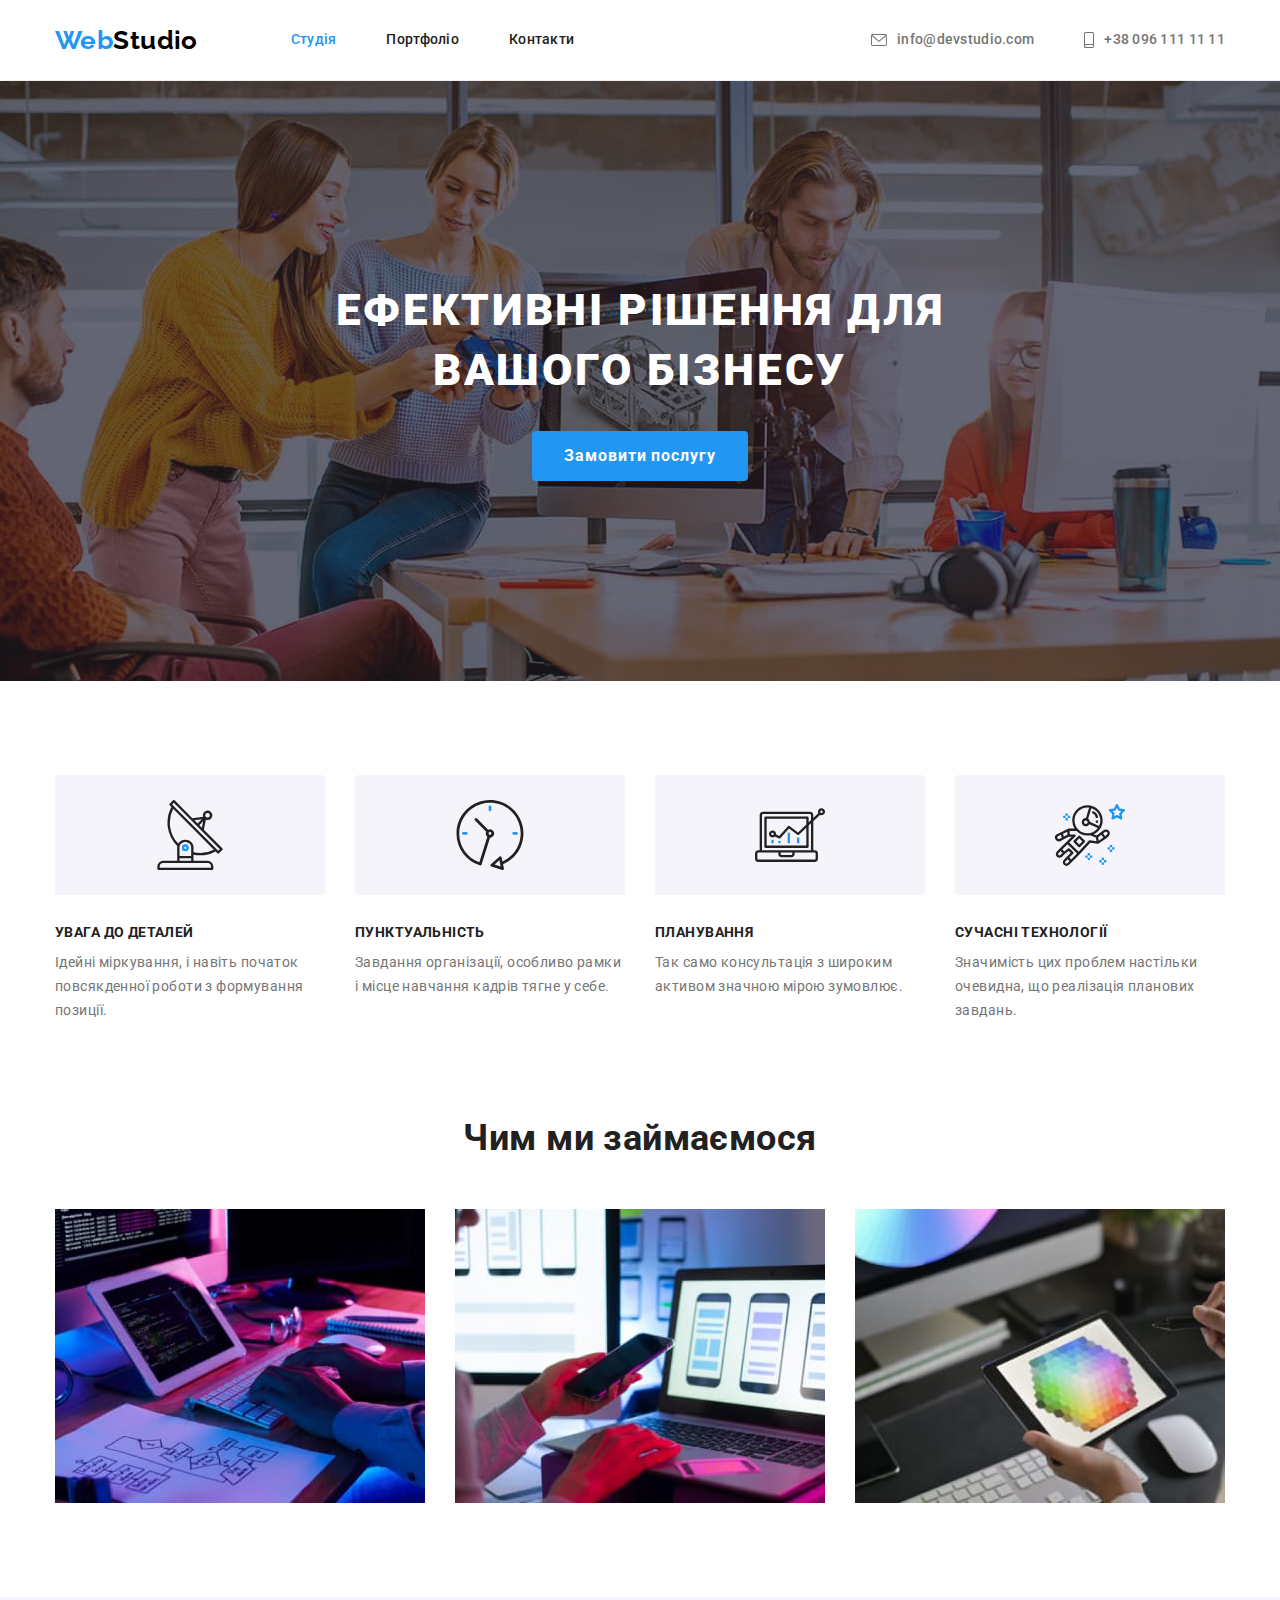
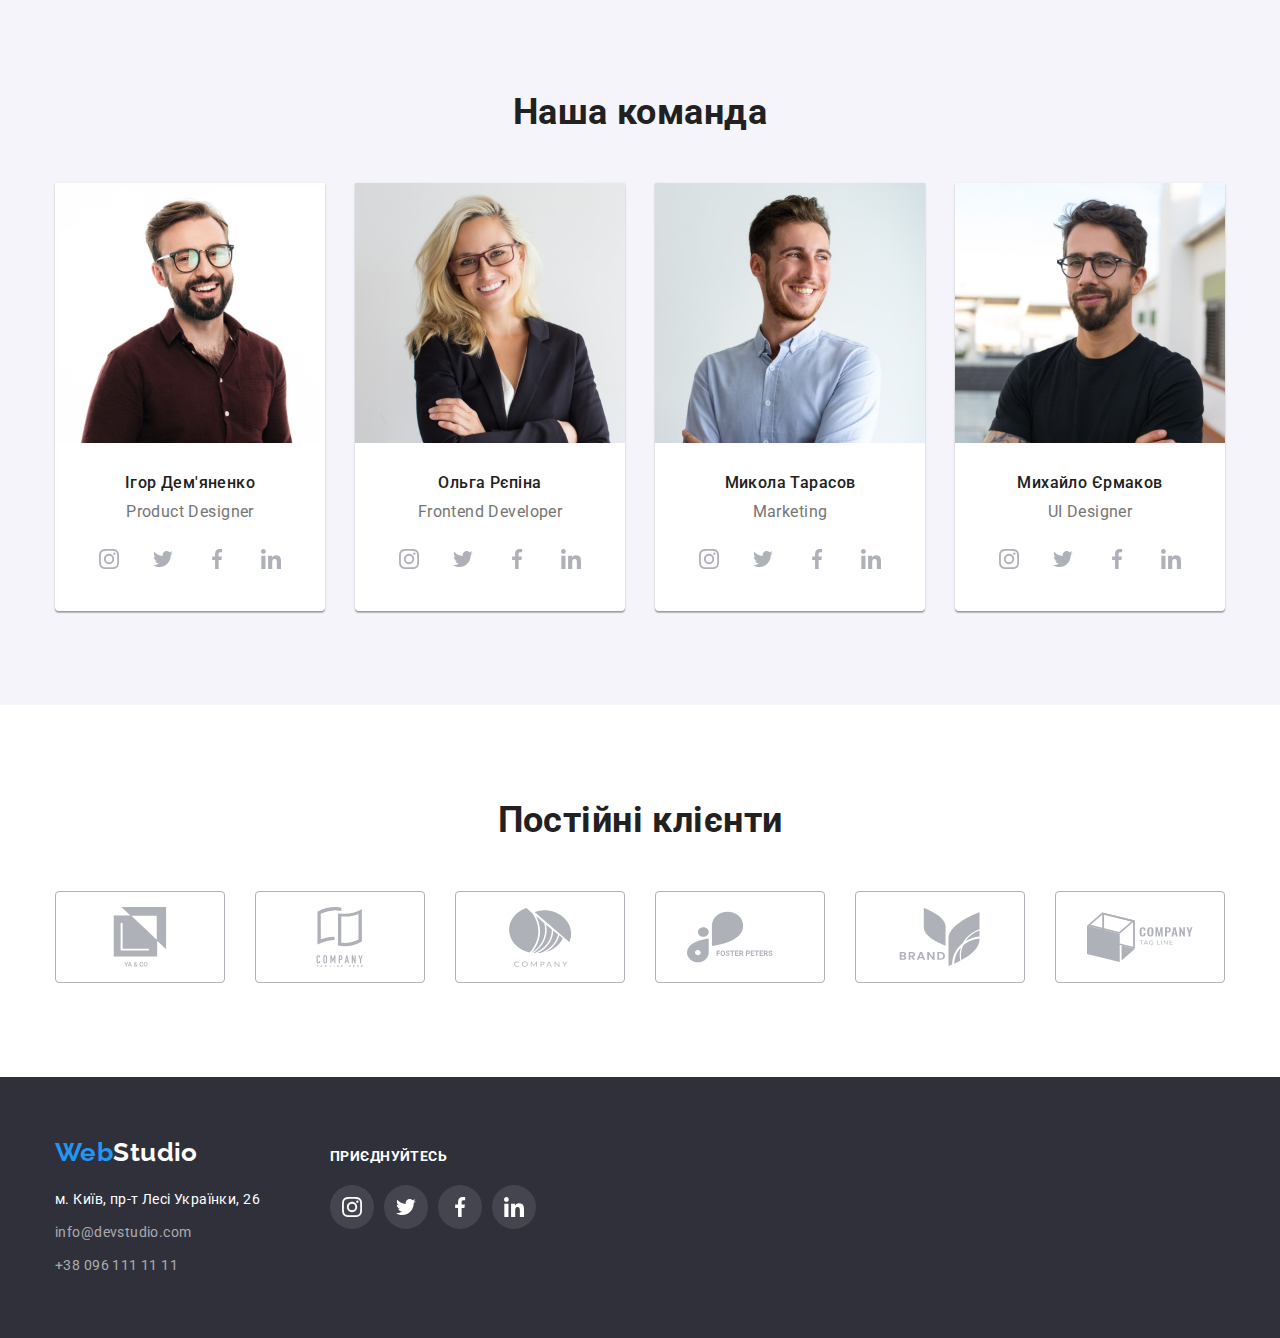
<file: index.html>
<!DOCTYPE html>
<html lang="uk">
  <head>
    <meta charset="UTF-8" />
    <meta http-equiv="X-UA-Compatible" content="IE=edge" />
    <meta name="viewport" content="width=device-width, initial-scale=1.0" />
    <title>WebStudio</title>
    <link
      rel="stylesheet"
      href="https://fonts.googleapis.com/css2?family=Raleway:wght@700&family=Roboto:wght@400;500;700;900&display=swap"
      rel="stylesheet"
    />
    <link
      rel="stylesheet"
      href="https://cdnjs.cloudflare.com/ajax/libs/modern-normalize/1.1.0/modern-normalize.min.css"
    />
    <link rel="stylesheet" href="./css/styles.css" />
  </head>
  <body>
    <header class="header-border">
      <div class="container header-line">
        <a class="link" href="./index.html" lang="en">
          <span class="logo">Web</span><span class="logo-studioheader">Studio</span></a
        >
        <nav class="nav-site">
          <ul class="nav-list list">
            <li class="item"><a href="./index.html" class="nav-link link current">Студія</a></li>
            <li class="item"><a href="./portfolio.html" class="nav-link link">Портфоліо</a></li>
            <li class="item"><a href="#" class="nav-link link">Контакти</a></li>
          </ul>
        </nav>

        <ul class="contacts list">
          <li class="item">
            <a href="mailto:info@devstudio.com" class="mail link">
              <svg class="mail-icon" width="16" height="12">
                <use href="./images/icons.svg#icon-post"></use>
              </svg>
              info@devstudio.com</a
            >
          </li>
          <li class="item">
            <a href="tel:+380961111111" class="tel link">
              <svg class="tel-icon" width="10" height="16">
                <use href="./images/icons.svg#icon-phone"></use>
              </svg>
              +38 096 111 11 11</a
            >
          </li>
        </ul>
      </div>
    </header>

    <main>
      <!-- Hero -->
      <section class="hero overlay">
        <div class="container">
          <h1 class="hero-title">Ефективні рішення для вашого бізнесу</h1>

          <button class="hero-btn" type="button">Замовити послугу</button>
        </div>
      </section>

      <!-- Наші переваги -->
      <section class="features section">
        <div class="container">
          <h2 class="visually-hidden">Наші переваги</h2>
          <ul class="features-list list">
            <li class="features-item">
              <div class="features-box">
                <svg class="features-icon" width="70" height="70">
                  <use href="./images/icons.svg#icon-antenna"></use>
                </svg>
              </div>
              <h3 class="features-title">Увага до деталей</h3>
              <p class="features-text">
                Ідейні міркування, і навіть початок повсякденної роботи з формування позиції.
              </p>
            </li>
            <li class="features-item">
              <div class="features-box">
                <svg class="features-icon" width="70" height="70">
                  <use href="./images/icons.svg#icon-clock"></use>
                </svg>
              </div>
              <h3 class="features-title">Пунктуальність</h3>
              <p class="features-text">
                Завдання організації, особливо рамки і місце навчання кадрів тягне у себе.
              </p>
            </li>
            <li class="features-item">
              <div class="features-box">
                <svg class="features-icon" width="70" height="70">
                  <use href="./images/icons.svg#icon-laptop"></use>
                </svg>
              </div>
              <h3 class="features-title">Планування</h3>
              <p class="features-text">
                Так само консультація з широким активом значною мірою зумовлює.
              </p>
            </li>
            <li class="features-item">
              <div class="features-box">
                <svg class="features-icon" width="70" height="70">
                  <use href="./images/icons.svg#icon-astronaut"></use>
                </svg>
              </div>
              <h3 class="features-title">Сучасні технології</h3>
              <p class="features-text">
                Значимість цих проблем настільки очевидна, що реалізація планових завдань.
              </p>
            </li>
          </ul>
        </div>
      </section>

      <!-- Чим ми займаємося -->
      <section class="work section">
        <div class="container">
          <h2 class="title">Чим ми займаємося</h2>
          <ul class="work-list list">
            <li>
              <img src="./images/site.jpg" alt="Створюємо сайти" width="370" height="294" />
            </li>
            <li>
              <img src="./images/app.jpg" alt="Створюємо додатки" width="370" height="294" />
            </li>
            <li>
              <img
                src="./images/color.jpg"
                alt="Підбираємо найкращий колір"
                width="370"
                height="294"
              />
            </li>
          </ul>
        </div>
      </section>

      <!-- Команда -->
      <section class="team section">
        <div class="container">
          <h2 class="title">Наша команда</h2>
          <ul class="team-list list">
            <li class="team-card">
              <img src="./images/product-designer.jpg" alt="Дизайнер" width="270" height="260" />
              <div class="card">
                <h3 class="team-name">Ігор Дем'яненко</h3>
                <p class="team-job" lang="en">Product Designer</p>
                <ul class="team-soc-list list">
                  <li class="team-soc-item">
                    <a href="" class="team-soc-link link">
                      <svg class="team-soc-icon" width="20" height="20">
                        <use href="./images/icons.svg#icon-instagram"></use>
                      </svg>
                    </a>
                  </li>
                  <li class="team-soc-item">
                    <a href="" class="team-soc-link link">
                      <svg class="team-soc-icon" width="20" height="20">
                        <use href="./images/icons.svg#icon-twitter"></use>
                      </svg>
                    </a>
                  </li>
                  <li class="team-soc-item">
                    <a href="" class="team-soc-link link">
                      <svg class="team-soc-icon" width="20" height="20">
                        <use href="./images/icons.svg#icon-facebook"></use>
                      </svg>
                    </a>
                  </li>
                  <li class="team-soc-item">
                    <a href="" class="team-soc-link link">
                      <svg class="team-soc-icon" width="20" height="20">
                        <use href="./images/icons.svg#icon-linkedin"></use>
                      </svg>
                    </a>
                  </li>
                </ul>
              </div>
            </li>
            <li class="team-card">
              <img src="./images/frontend.jpg" alt="Фронтенд-розробник" width="270" height="260" />
              <div class="card">
                <h3 class="team-name">Ольга Рєпіна</h3>
                <p class="team-job" lang="en">Frontend Developer</p>
                <ul class="team-soc-list list">
                  <li class="team-soc-item">
                    <a href="" class="team-soc-link link">
                      <svg class="team-soc-icon" width="20" height="20">
                        <use href="./images/icons.svg#icon-instagram"></use>
                      </svg>
                    </a>
                  </li>
                  <li class="team-soc-item">
                    <a href="" class="team-soc-link link">
                      <svg class="team-soc-icon" width="20" height="20">
                        <use href="./images/icons.svg#icon-twitter"></use>
                      </svg>
                    </a>
                  </li>
                  <li class="team-soc-item">
                    <a href="" class="team-soc-link link">
                      <svg class="team-soc-icon" width="20" height="20">
                        <use href="./images/icons.svg#icon-facebook"></use>
                      </svg>
                    </a>
                  </li>
                  <li class="team-soc-item">
                    <a href="" class="team-soc-link link">
                      <svg class="team-soc-icon" width="20" height="20">
                        <use href="./images/icons.svg#icon-linkedin"></use>
                      </svg>
                    </a>
                  </li>
                </ul>
              </div>
            </li>
            <li class="team-card">
              <img src="./images/marketing.jpg" alt="Маркетолог" width="270" height="260" />
              <div class="card">
                <h3 class="team-name">Микола Тарасов</h3>
                <p class="team-job" lang="en">Marketing</p>
                <ul class="team-soc-list list">
                  <li class="team-soc-item">
                    <a href="" class="team-soc-link link">
                      <svg class="team-soc-icon" width="20" height="20">
                        <use href="./images/icons.svg#icon-instagram"></use>
                      </svg>
                    </a>
                  </li>
                  <li class="team-soc-item">
                    <a href="" class="team-soc-link link">
                      <svg class="team-soc-icon" width="20" height="20">
                        <use href="./images/icons.svg#icon-twitter"></use>
                      </svg>
                    </a>
                  </li>
                  <li class="team-soc-item">
                    <a href="" class="team-soc-link link">
                      <svg class="team-soc-icon" width="20" height="20">
                        <use href="./images/icons.svg#icon-facebook"></use>
                      </svg>
                    </a>
                  </li>
                  <li class="team-soc-item">
                    <a href="" class="team-soc-link link">
                      <svg class="team-soc-icon" width="20" height="20">
                        <use href="./images/icons.svg#icon-linkedin"></use>
                      </svg>
                    </a>
                  </li>
                </ul>
              </div>
            </li>
            <li class="team-card">
              <img
                src="./images/ui-designer.jpg"
                alt="Дизайнер інтерфейсу"
                width="270"
                height="260"
              />
              <div class="card">
                <h3 class="team-name">Михайло Єрмаков</h3>
                <p class="team-job" lang="en">UI Designer</p>
                <ul class="team-soc-list list">
                  <li class="team-soc-item">
                    <a href="" class="team-soc-link link">
                      <svg class="team-soc-icon" width="20" height="20">
                        <use href="./images/icons.svg#icon-instagram"></use>
                      </svg>
                    </a>
                  </li>
                  <li class="team-soc-item">
                    <a href="" class="team-soc-link link">
                      <svg class="team-soc-icon" width="20" height="20">
                        <use href="./images/icons.svg#icon-twitter"></use>
                      </svg>
                    </a>
                  </li>
                  <li class="team-soc-item">
                    <a href="" class="team-soc-link link">
                      <svg class="team-soc-icon" width="20" height="20">
                        <use href="./images/icons.svg#icon-facebook"></use>
                      </svg>
                    </a>
                  </li>
                  <li class="team-soc-item">
                    <a href="" class="team-soc-link link">
                      <svg class="team-soc-icon" width="20" height="20">
                        <use href="./images/icons.svg#icon-linkedin"></use>
                      </svg>
                    </a>
                  </li>
                </ul>
              </div>
            </li>
          </ul>
        </div>
      </section>

      <section class="clients section">
        <div class="container">
          <h2 class="title">Постійні клієнти</h2>
          <ul class="clients-list list">
            <li class="clients-item">
              <a href="" class="clients-link link">
                <svg class="clients-icon" width="106" height="60">
                  <use href="./images/icons.svg#icon-ya"></use>
                </svg>
              </a>
            </li>
            <li class="clients-item">
              <a href="" class="clients-link link">
                <svg class="clients-icon" width="106" height="60">
                  <use href="./images/icons.svg#icon-tagline"></use>
                </svg>
              </a>
            </li>
            <li class="clients-item">
              <a href="" class="clients-link link">
                <svg class="clients-icon" width="106" height="60">
                  <use href="./images/icons.svg#icon-company"></use>
                </svg>
              </a>
            </li>
            <li class="clients-item">
              <a href="" class="clients-link link">
                <svg class="clients-icon" width="106" height="60">
                  <use href="./images/icons.svg#icon-foster"></use>
                </svg>
              </a>
            </li>
            <li class="clients-item">
              <a href="" class="clients-link link">
                <svg class="clients-icon" width="106" height="60">
                  <use href="./images/icons.svg#icon-brand"></use>
                </svg>
              </a>
            </li>
            <li class="clients-item">
              <a href="" class="clients-link link">
                <svg class="clients-icon" width="106" height="60">
                  <use href="./images/icons.svg#icon-tag"></use>
                </svg>
              </a>
            </li>
          </ul>
        </div>
      </section>
    </main>

    <footer class="footer">
      <div class="container footer-cotainer">
        <div>
          <a class="footer-logo link" href="./index.html" lang="en">
            <span class="logo">Web</span><span class="logo-studiofooter">Studio</span>
          </a>

          <address class="address">
            <ul class="list">
              <li class="address-item">
                <a
                  class="google link"
                  href="https://goo.gl/maps/4ZTm1igQ9A5BLG9d9"
                  target="_blank"
                  rel="noopener noreferrer nofollow"
                  >м. Київ, пр-т Лесі Українки, 26</a
                >
              </li>
              <li class="address-item">
                <a class="mail-address link" href="mailto:info@devstudio.com">info@devstudio.com</a>
              </li>
              <li class="address-item">
                <a class="tel-address link" href="tel:+380961111111">+38 096 111 11 11</a>
              </li>
            </ul>
          </address>
        </div>
        <div>
          <p class="subscribe">Приєднуйтесь</p>
          <ul class="footer-soc-list list">
            <li class="footer-soc-item">
              <a href="" class="footer-soc-link link">
                <svg class="footer-soc-icon" width="20" height="20">
                  <use href="./images/icons.svg#icon-instagram"></use>
                </svg>
              </a>
            </li>
            <li class="footer-soc-item">
              <a href="" class="footer-soc-link link">
                <svg class="footer-soc-icon" width="20" height="20">
                  <use href="./images/icons.svg#icon-twitter"></use>
                </svg>
              </a>
            </li>
            <li class="footer-soc-item">
              <a href="" class="footer-soc-link link">
                <svg class="footer-soc-icon" width="20" height="20">
                  <use href="./images/icons.svg#icon-facebook"></use>
                </svg>
              </a>
            </li>
            <li class="footer-soc-item">
              <a href="" class="footer-soc-link link">
                <svg class="footer-soc-icon" width="20" height="20">
                  <use href="./images/icons.svg#icon-linkedin"></use>
                </svg>
              </a>
            </li>
          </ul>
        </div>
      </div>
    </footer>
  </body>
</html>
</file>
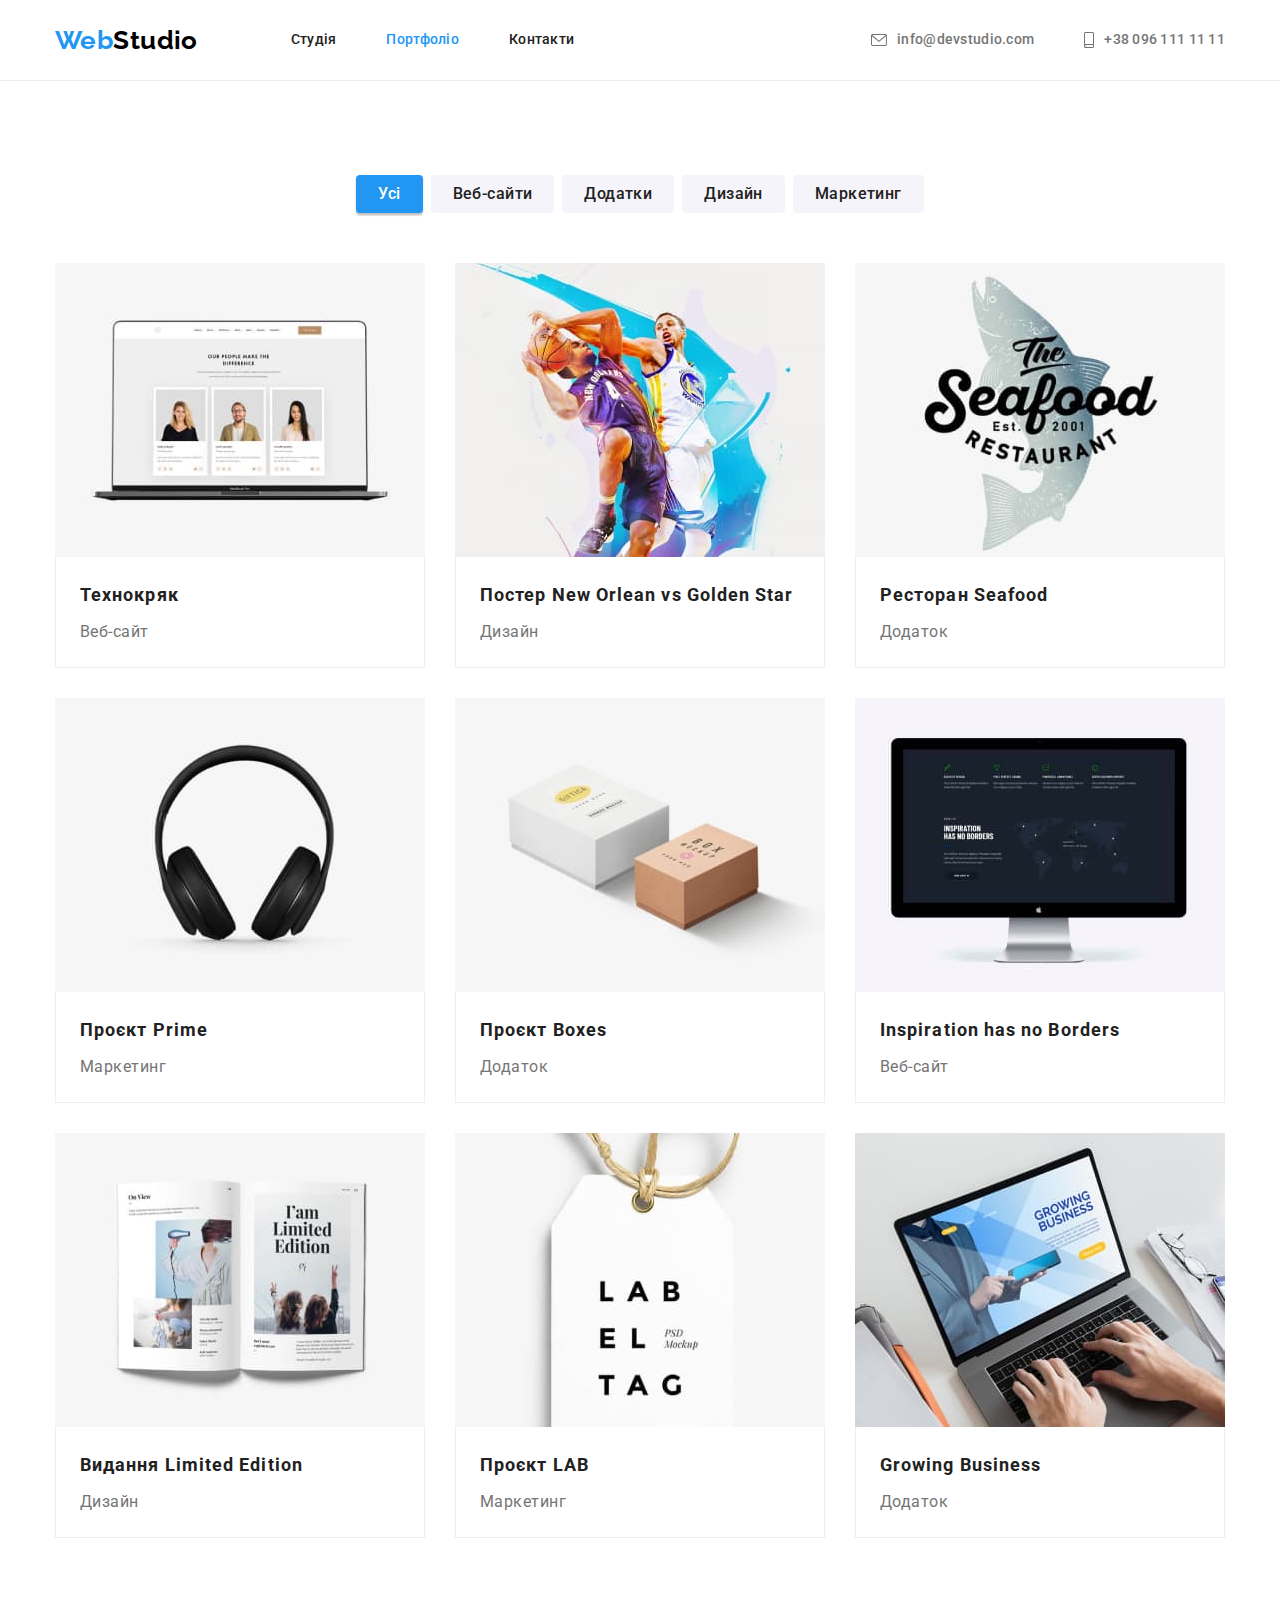
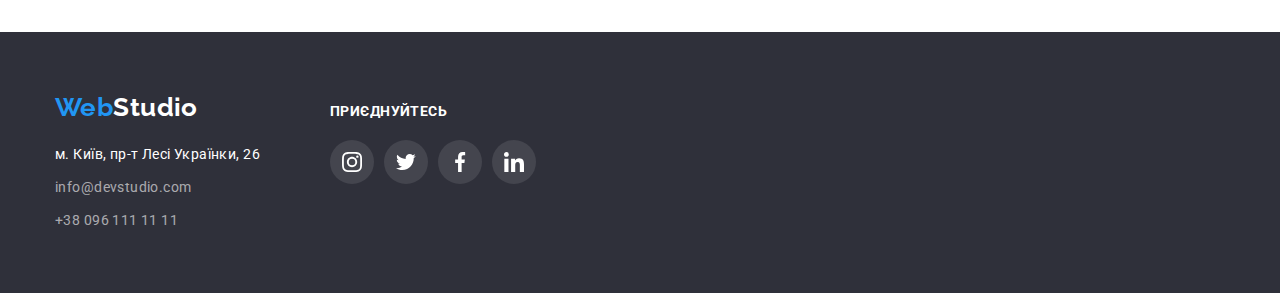
<file: portfolio.html>
<!DOCTYPE html>
<html lang="uk">
  <head>
    <meta charset="UTF-8" />
    <meta http-equiv="X-UA-Compatible" content="IE=edge" />
    <meta name="viewport" content="width=device-width, initial-scale=1.0" />
    <title>Portfolio</title>
    <link
      rel="stylesheet"
      href="https://fonts.googleapis.com/css2?family=Raleway:wght@700&family=Roboto:wght@400;500;700;900&display=swap"
      rel="stylesheet"
    />
    <link
      rel="stylesheet"
      href="https://cdnjs.cloudflare.com/ajax/libs/modern-normalize/1.1.0/modern-normalize.min.css"
    />
    <link rel="stylesheet" href="./css/styles.css" />
  </head>
  <body>
    <header class="header-border">
      <div class="container header-line">
        <a class="link" href="./index.html" lang="en">
          <span class="logo">Web</span><span class="logo-studioheader">Studio</span></a
        >
        <nav class="nav-site">
          <ul class="nav-list list">
            <li class="item"><a href="./index.html" class="nav-link link">Студія</a></li>
            <li class="item">
              <a href="./portfolio.html" class="nav-link link current">Портфоліо</a>
            </li>
            <li class="item"><a href="#" class="nav-link link">Контакти</a></li>
          </ul>
        </nav>

        <ul class="contacts list">
          <li class="item">
            <a href="mailto:info@devstudio.com" class="mail link">
              <svg class="mail-icon" width="16" height="12">
                <use href="./images/icons.svg#icon-post"></use>
              </svg>
              info@devstudio.com</a
            >
          </li>
          <li class="item">
            <a href="tel:+380961111111" class="tel link">
              <svg class="tel-icon" width="10" height="16">
                <use href="./images/icons.svg#icon-phone"></use>
              </svg>
              +38 096 111 11 11</a
            >
          </li>
        </ul>
      </div>
    </header>

    <main>
      <section class="section">
        <div class="container">
          <h1 class="visually-hidden">Наші роботи</h1>
          <ul class="button-list list">
            <li><button class="button current" type="button">Усі</button></li>
            <li><button class="button" type="button">Веб-сайти</button></li>
            <li><button class="button" type="button">Додатки</button></li>
            <li><button class="button" type="button">Дизайн</button></li>
            <li><button class="button" type="button">Маркетинг</button></li>
          </ul>

          <ul class="working-list list">
            <li class="gallery-item">
              <a href="" class="gallery-link link">
                <img src="./images/teсhno.jpg" alt="Веб-сайт" width="370" height="294" />
                <div class="projects">
                  <h2 class="name-work">Технокряк</h2>
                  <p class="app">Веб-сайт</p>
                </div>
              </a>
            </li>
            <li class="gallery-item">
              <a href="" class="gallery-link link">
                <img
                  src="./images/poster.jpg"
                  alt="Два баскетболіста борються за м'яч"
                  width="370"
                  height="294"
                />
                <div class="projects">
                  <h2 class="name-work">Постер New Orlean vs Golden Star</h2>
                  <p class="app">Дизайн</p>
                </div>
              </a>
            </li>
            <li class="gallery-item">
              <a href="" class="gallery-link link">
                <img src="./images/seafood.jpg" alt="Емблема ресторану" width="370" height="294" />
                <div class="projects">
                  <h2 class="name-work">Ресторан Seafood</h2>
                  <p class="app">Додаток</p>
                </div>
              </a>
            </li>
            <li class="gallery-item">
              <a href="" class="gallery-link link">
                <img src="./images/prime.jpg" alt="Навушники" width="370" height="294" />
                <div class="projects">
                  <h2 class="name-work">Проєкт Prime</h2>
                  <p class="app">Маркетинг</p>
                </div>
              </a>
            </li>
            <li class="gallery-item">
              <a href="" class="gallery-link link">
                <img src="./images/boxes.jpg" alt="Два бокса з написами" width="370" height="294" />
                <div class="projects">
                  <h2 class="name-work">Проєкт Boxes</h2>
                  <p class="app">Додаток</p>
                </div>
              </a>
            </li>
            <li class="gallery-item">
              <a href="" class="gallery-link link">
                <img src="./images/inspiration.jpg" alt="Веб-сайт" width="370" height="294" />
                <div class="projects">
                  <h2 class="name-work">Inspiration has no Borders</h2>
                  <p class="app">Веб-сайт</p>
                </div>
              </a>
            </li>
            <li class="gallery-item">
              <a href="" class="gallery-link link">
                <img
                  src="./images/limited-edition.jpg"
                  alt="Розгорнутий журнал"
                  width="370"
                  height="294"
                />
                <div class="projects">
                  <h2 class="name-work">Видання Limited Edition</h2>
                  <p class="app">Дизайн</p>
                </div>
              </a>
            </li>
            <li class="gallery-item">
              <a href="" class="gallery-link link">
                <img src="./images/lab.jpg" alt="Бірка з назвою проєкту" width="370" height="294" />
                <div class="projects">
                  <h2 class="name-work">Проєкт LAB</h2>
                  <p class="app">Маркетинг</p>
                </div>
              </a>
            </li>
            <li class="gallery-item">
              <a href="" class="gallery-link link">
                <img src="./images/growing-business.jpg" alt="Додаток" width="370" height="294" />
                <div class="projects">
                  <h2 class="name-work">Growing Business</h2>
                  <p class="app">Додаток</p>
                </div>
              </a>
            </li>
          </ul>
        </div>
      </section>
    </main>

    <footer class="footer">
      <div class="container footer-cotainer">
        <div>
          <a class="footer-logo link" href="./index.html" lang="en">
            <span class="logo">Web</span><span class="logo-studiofooter">Studio</span>
          </a>

          <address class="address">
            <ul class="list">
              <li class="address-item">
                <a
                  class="google link"
                  href="https://goo.gl/maps/4ZTm1igQ9A5BLG9d9"
                  target="_blank"
                  rel="noopener noreferrer nofollow"
                  >м. Київ, пр-т Лесі Українки, 26</a
                >
              </li>
              <li class="address-item">
                <a class="mail-address link" href="mailto:info@devstudio.com">info@devstudio.com</a>
              </li>
              <li class="address-item">
                <a class="tel-address link" href="tel:+380961111111">+38 096 111 11 11</a>
              </li>
            </ul>
          </address>
        </div>
        <div>
          <p class="subscribe">Приєднуйтесь</p>
          <ul class="footer-soc-list list">
            <li class="footer-soc-item">
              <a href="" class="footer-soc-link link">
                <svg class="footer-soc-icon" width="20" height="20">
                  <use href="./images/icons.svg#icon-instagram"></use>
                </svg>
              </a>
            </li>
            <li class="footer-soc-item">
              <a href="" class="footer-soc-link link">
                <svg class="footer-soc-icon" width="20" height="20">
                  <use href="./images/icons.svg#icon-twitter"></use>
                </svg>
              </a>
            </li>
            <li class="footer-soc-item">
              <a href="" class="footer-soc-link link">
                <svg class="footer-soc-icon" width="20" height="20">
                  <use href="./images/icons.svg#icon-facebook"></use>
                </svg>
              </a>
            </li>
            <li class="footer-soc-item">
              <a href="" class="footer-soc-link link">
                <svg class="footer-soc-icon" width="20" height="20">
                  <use href="./images/icons.svg#icon-linkedin"></use>
                </svg>
              </a>
            </li>
          </ul>
        </div>
      </div>
    </footer>
  </body>
</html>
</file>
<file: css/styles.css>
:root {
  --acctnt-color: #2196f3;
  --logo-studio-header-color: #000000;
  --title-black-color: #212121;
  --contacts-features-text-color: #757575;
  --hero-studio-footer-text-color: #ffffff;
  --hero-bcg-color-footer: #2f303a;
  --hero-button-active: #188ce8;
  --features-bcg-color: #f5f5f5;
  --team-bcg-color: #f5f4fa;
  --footer-contacts-color: rgba(255, 255, 255, 0.6);
  --border: #eeeeee;
  --soc-color: #afb1b8;
  --bcg-soc-footer: rgba(255, 255, 255, 0.1);
}

body {
  font-family: Roboto, sans-serif;
  background-color: var(--hero-studio-footer-text-color);
  color: var(--title-black-color);
  font-size: 14px;
  letter-spacing: 0.03em;
}

h1,
h2,
h3,
h4,
h5,
h6,
p {
  margin: 0;
}

img {
  display: block;
  max-width: 100%;
  height: auto;
}

button {
  display: block;
  cursor: pointer;
  border: none;
  border-radius: 4px;
}

.address {
  font-style: normal;
}

.list {
  padding: 0;
  margin: 0;

  list-style: none;
}

.link {
  text-decoration: none;
}

.section {
  padding-top: 94px;
  padding-bottom: 94px;
}

.container {
  width: 1200px;
  padding-left: 15px;
  padding-right: 15px;
  margin-left: auto;
  margin-right: auto;
}

/* header */

.header-border {
  border-bottom: 1px solid var(--border);
}

.header-line {
  display: flex;
  align-items: center;
}

.logo {
  color: var(--acctnt-color);
  font-family: Raleway, sans-serif;
  font-weight: 700;
  font-size: 26px;
  line-height: 1.19;
}

.logo-studioheader {
  color: var(--logo-studio-header-color);
  font-family: Raleway, sans-serif;
  font-weight: 700;
  font-size: 26px;
  line-height: 1.19;
}

.nav-site {
  margin-left: 93px;
}

.nav-list {
  display: flex;
  gap: 50px;
}

.nav-link {
  display: block;
  padding-top: 32px;
  padding-bottom: 32px;

  color: inherit;
  font-weight: 500;
  line-height: 1.14;
  letter-spacing: 0.02em;
}

.contacts {
  display: flex;
  margin-left: auto;
}

.contacts .item:not(:last-child) {
  margin-right: 50px;
}

.nav-link:hover,
.nav-link:focus,
.current,
.mail:hover,
.mail:focus,
.tel:hover,
.tel:focus {
  color: var(--acctnt-color);
}

.mail,
.tel {
  padding-top: 32px;
  padding-bottom: 32px;

  color: var(--contacts-features-text-color);
  font-weight: 500;
  line-height: 1.14;
  letter-spacing: 0.02em;
  display: flex;
  align-items: center;
}

.mail-icon {
  margin-right: 10px;
  fill: currentColor;
}

.tel-icon {
  margin-right: 10px;
  fill: currentColor;
}

/* Герой */

.hero {
  padding-top: 200px;
  padding-bottom: 200px;

  background-color: var(--hero-bcg-color-footer);
  text-align: center;
}

.overlay {
  max-width: 1600px;
  height: 600px;
  margin-left: auto;
  margin-right: auto;
  background-color: var(--hero-bcg-color-footer);
  background-image: linear-gradient(to right, rgba(47, 48, 58, 0.4), rgba(47, 48, 58, 0.4)),
    url('../images/hero.jpg');
  background-repeat: no-repeat;
  background-position: center;
  background-size: cover;
}

.hero-title {
  width: 696px;
  margin: 0 auto;
  margin-bottom: 30px;

  color: var(--hero-studio-footer-text-color);

  font-weight: 900;
  font-size: 44px;
  line-height: 1.36;
  letter-spacing: 0.06em;
  text-transform: uppercase;
}

.hero-btn {
  padding: 10px 32px;
  margin: 0 auto;

  background-color: var(--acctnt-color);
  color: var(--hero-studio-footer-text-color);
  font-family: inherit;
  font-weight: 700;
  font-size: 16px;
  line-height: 1.88;
  letter-spacing: 0.06em;
}

.hero-btn:hover,
.hero-btn:focus {
  background-color: var(--hero-button-active);
}

/* Наші переваги */

.visually-hidden {
  position: absolute;
  width: 1px;
  height: 1px;
  margin: -1px;
  border: 0;
  padding: 0;

  white-space: nowrap;
  clip-path: inset(100%);
  clip: rect(0 0 0 0);
  overflow: hidden;
}

.features-list {
  display: flex;
  gap: 30px;
}

.features-box {
  display: flex;
  align-items: center;
  justify-content: center;
  width: 270px;
  height: 120px;
  margin-bottom: 30px;
  border-radius: 4px;
  background-color: var(--team-bcg-color);
}

.features-title {
  margin-bottom: 10px;

  font-size: 14px;
  font-weight: 700;
  line-height: 1.14;
  text-transform: uppercase;
}

.features-text {
  color: var(--contacts-features-text-color);
  line-height: 1.71;
}

/* Чим ми займаємося*/

.work {
  padding-top: 0;
}

.title {
  margin-bottom: 50px;

  font-weight: 700;
  font-size: 36px;
  line-height: 1.17;
  text-align: center;
}

.work-list {
  display: flex;
  gap: 30px;
}

/* Команда */
.team {
  background-color: var(--team-bcg-color);
}

.team-list {
  display: flex;
  gap: 30px;
}
.team-card {
  box-shadow: 0px 1px 3px rgba(0, 0, 0, 0.12), 0px 1px 1px rgba(0, 0, 0, 0.14),
    0px 2px 1px rgba(0, 0, 0, 0.2);
  border-radius: 0px 0px 4px 4px;
  background-color: var(--hero-studio-footer-text-color);
}

.card {
  padding: 30px 0;
}

.team-name {
  margin-bottom: 10px;

  font-weight: 500;
  font-size: 16px;
  line-height: 1.19;
  text-align: center;
}

.team-job {
  margin-bottom: 16px;

  color: var(--contacts-features-text-color);
  font-size: 16px;
  line-height: 1.19;
  text-align: center;
}

.team-soc-list {
  display: flex;
  justify-content: center;
  gap: 10px;
}

.team-soc-item {
  width: 44px;
  height: 44px;
}

.team-soc-link {
  width: 100%;
  height: 100%;
  border-radius: 50%;
  display: flex;
  align-items: center;
  justify-content: center;
  color: var(--soc-color);
}

.team-soc-icon {
  fill: currentColor;
}

.team-soc-link:hover,
.team-soc-link:focus {
  background-color: var(--acctnt-color);
  color: var(--hero-studio-footer-text-color);
}

/* ---------НАШІ КЛІЄНТИ--------- */

.clients-list {
  display: flex;
  gap: 30px;
}

.clients-item {
  width: calc((100% - 150px) / 6);
  height: 92px;
}
.clients-link {
  width: 100%;
  height: 100%;
  border: 1px solid currentColor;
  border-radius: 4px;
  display: flex;
  align-items: center;
  justify-content: center;
  color: var(--soc-color);
}

.clients-icon {
  fill: currentColor;
}

.clients-link:hover,
.clients-link:focus {
  color: var(--acctnt-color);
}

/* Footer */

.footer {
  padding-top: 60px;
  padding-bottom: 60px;

  background-color: var(--hero-bcg-color-footer);
}

.footer-cotainer {
  display: flex;
  gap: 70px;
  align-items: baseline;
}

.footer-logo {
  display: inline-block;
  margin-bottom: 20px;
}

.logo-studiofooter {
  color: var(--hero-studio-footer-text-color);

  font-family: Raleway, sans-serif;
  font-weight: 700;
  font-size: 26px;
  line-height: 1.19;
}

.address-item:not(:last-child) {
  margin-bottom: 9px;
}

.google {
  display: inline-block;

  color: var(--hero-studio-footer-text-color);
  line-height: 1.71;
}

.mail-address,
.tel-address {
  display: inline-block;

  color: var(--footer-contacts-color);
  line-height: 1.71;
}

.google:hover,
.google:focus,
.mail-address:hover,
.mail-address:focus,
.tel-address:hover,
.tel-address:focus {
  color: var(--acctnt-color);
}

.subscribe {
  color: var(--hero-studio-footer-text-color);
  font-weight: 700;
  line-height: 1.14;
  text-transform: uppercase;
  margin-bottom: 20px;
}

.footer-soc-list {
  display: flex;
  justify-content: center;
  gap: 10px;
}

.footer-soc-item {
  width: 44px;
  height: 44px;
}

.footer-soc-link {
  width: 100%;
  height: 100%;
  border-radius: 50%;
  display: flex;
  align-items: center;
  justify-content: center;
  background-color: var(--bcg-soc-footer);
  color: var(--hero-studio-footer-text-color);
}

.footer-soc-icon {
  fill: currentColor;
}

.footer-soc-link:hover,
.footer-soc--link:focus {
  background-color: var(--acctnt-color);
}

/* ПОРТФОЛІО */

.button-list {
  display: flex;
  gap: 8px;
  justify-content: center;
  margin-bottom: 50px;
}

.button {
  padding: 6px 22px;

  background-color: var(--team-bcg-color);
  color: inherit;
  font-family: inherit;
  font-weight: 500;
  font-size: 16px;
  line-height: 1.62;
  letter-spacing: inherit;
}

.button.current,
.button:hover,
.button:focus {
  background-color: var(--acctnt-color);
  color: var(--hero-studio-footer-text-color);
  box-shadow: 0px 3px 1px rgba(0, 0, 0, 0.1), 0px 1px 2px rgba(0, 0, 0, 0.08),
    0px 2px 2px rgba(0, 0, 0, 0.12);
}

.working-list {
  display: flex;
  flex-wrap: wrap;
  gap: 30px;
}

.gallery-item {
  width: calc((100% - 60px) / 3);
}

.gallery-link {
  display: block;
}

.gallery-link:hover,
.gallery-link:focus {
  box-shadow: 0px 1px 1px rgba(0, 0, 0, 0.12), 0px 4px 4px rgba(0, 0, 0, 0.06),
    1px 4px 6px rgba(0, 0, 0, 0.16);
}

.projects {
  padding: 20px 24px;
  border-left: 1px solid var(--border);
  border-right: 1px solid var(--border);
  border-bottom: 1px solid var(--border);
}

.name-work {
  margin-bottom: 4px;

  color: var(--title-black-color);
  font-weight: 700;
  font-size: 18px;
  line-height: 2;
  letter-spacing: 0.06em;
}

.app {
  color: var(--contacts-features-text-color);
  font-weight: 400;
  font-size: 16px;
  line-height: 1.88;
  letter-spacing: 0.03em;
}
</file>
